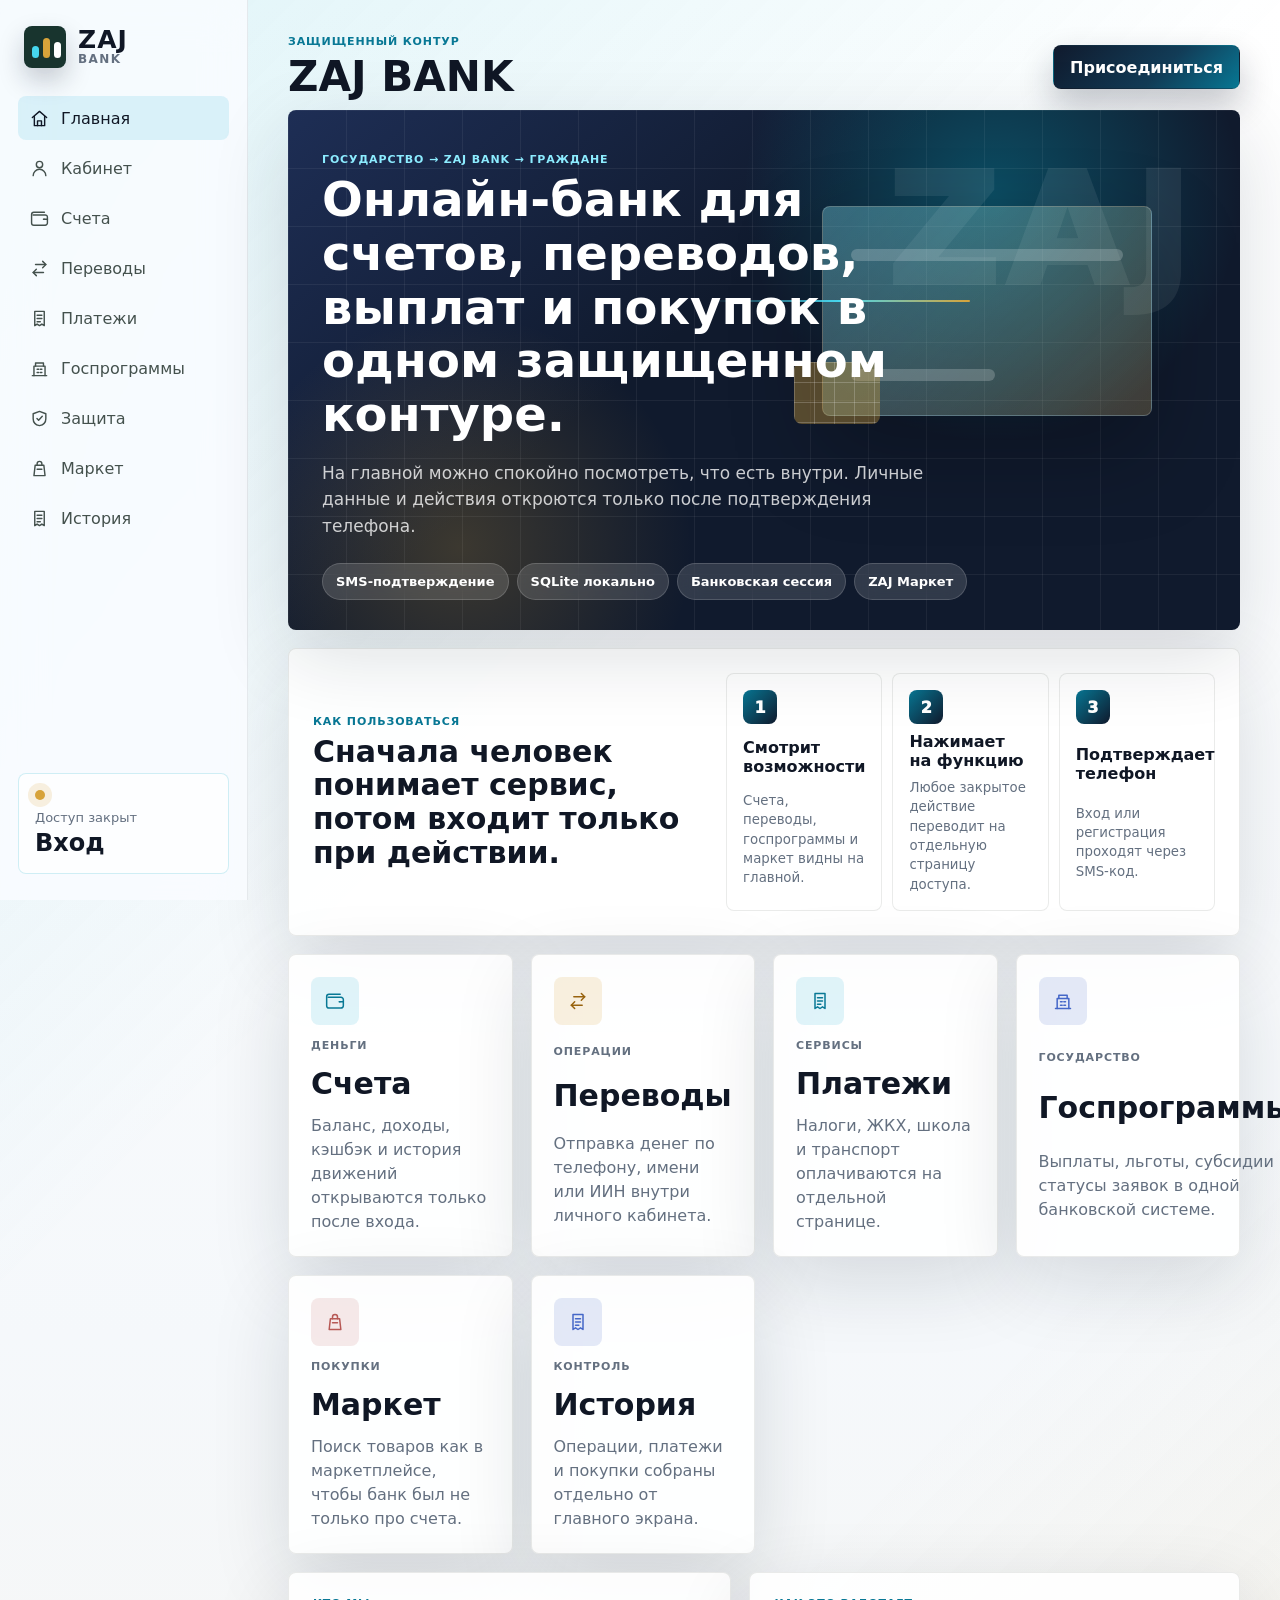
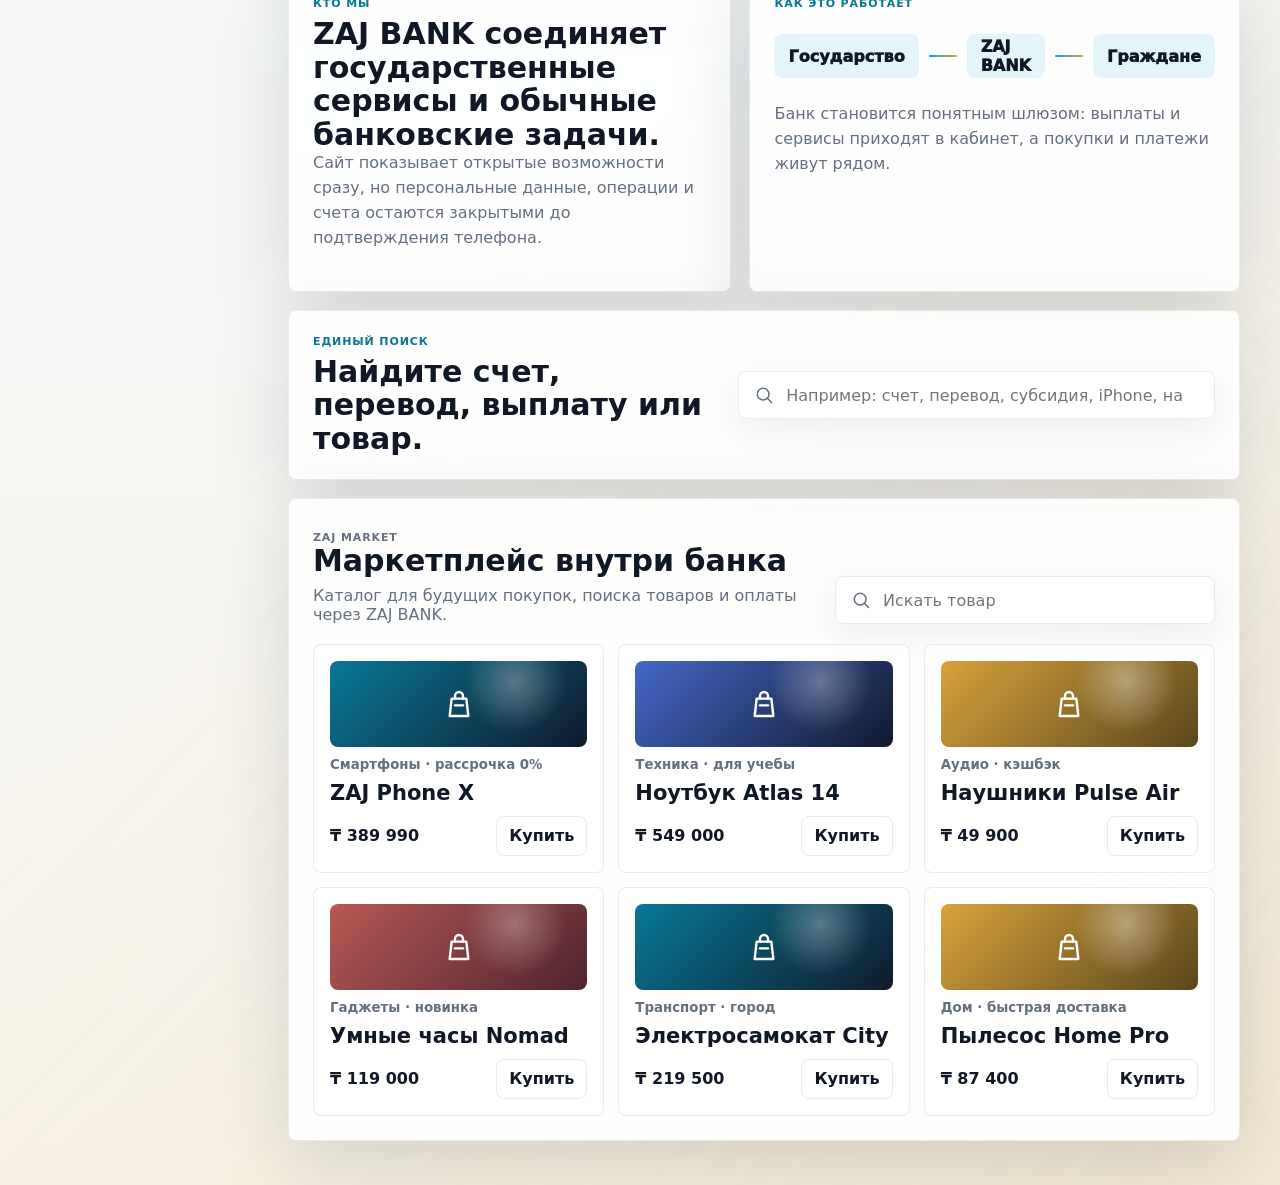
<file: index.html>
<!doctype html>
<html lang="ru">
  <head>
    <meta charset="UTF-8" />
    <meta name="viewport" content="width=device-width, initial-scale=1.0" />
    <title>ZAJ BANK — защищенный онлайн-банк</title>
    <meta
      name="description"
      content="ZAJ BANK — онлайн-банк с личным кабинетом, счетами, переводами и государственными выплатами."
    />
    <link rel="stylesheet" href="styles.css" />
  </head>
  <body class="is-locked" data-page="home">
    <div class="app-shell">
      <aside class="sidebar" aria-label="Основная навигация">
        <a class="brand" href="index.html" aria-label="ZAJ BANK">
          <span class="brand-mark" aria-hidden="true">
            <span></span>
            <span></span>
            <span></span>
          </span>
          <span>
            <strong>ZAJ</strong>
            <small>BANK</small>
          </span>
        </a>

        <nav class="nav-list">
          <a class="nav-item is-active" href="#about">
            <svg><use href="icons.svg#icon-home"></use></svg>
            <span>Главная</span>
          </a>
          <button class="nav-item" type="button" data-private-link="dashboard.html">
            <svg><use href="icons.svg#icon-user"></use></svg>
            <span>Кабинет</span>
          </button>
          <button class="nav-item" type="button" data-private-link="accounts.html">
            <svg><use href="icons.svg#icon-wallet"></use></svg>
            <span>Счета</span>
          </button>
          <button class="nav-item" type="button" data-private-link="transfer.html">
            <svg><use href="icons.svg#icon-transfer"></use></svg>
            <span>Переводы</span>
          </button>
          <button class="nav-item" type="button" data-private-link="payments.html">
            <svg><use href="icons.svg#icon-receipt"></use></svg>
            <span>Платежи</span>
          </button>
          <button class="nav-item" type="button" data-private-link="programs.html">
            <svg><use href="icons.svg#icon-building"></use></svg>
            <span>Госпрограммы</span>
          </button>
          <button class="nav-item" type="button" data-private-link="security.html">
            <svg><use href="icons.svg#icon-shield"></use></svg>
            <span>Защита</span>
          </button>
          <button class="nav-item" type="button" data-scroll-target="#market">
            <svg><use href="icons.svg#icon-market"></use></svg>
            <span>Маркет</span>
          </button>
          <button class="nav-item" type="button" data-private-link="history.html">
            <svg><use href="icons.svg#icon-receipt"></use></svg>
            <span>История</span>
          </button>
        </nav>

        <section class="sidebar-status" aria-label="Статус доступа">
          <span class="status-dot"></span>
          <p>Доступ закрыт</p>
          <strong>Вход</strong>
        </section>
      </aside>

      <main class="workspace">
        <header class="topbar home-topbar">
          <div class="page-heading">
            <p class="eyebrow">защищенный контур</p>
            <h1>ZAJ BANK</h1>
          </div>

          <div class="top-actions">
            <a class="text-button is-strong" href="login.html?mode=register">Присоединиться</a>
          </div>
        </header>

        <section class="home-stack">
          <article class="home-hero panel-dark" id="about">
            <div class="brand-visual" aria-hidden="true">
              <span class="brand-visual-card"></span>
              <span class="brand-visual-line"></span>
              <span class="brand-visual-chip"></span>
            </div>
            <div class="auth-hero-copy">
              <p class="eyebrow">государство → zaj bank → граждане</p>
              <h2>Онлайн-банк для счетов, переводов, выплат и покупок в одном защищенном контуре.</h2>
              <p class="hero-subcopy">
                На главной можно спокойно посмотреть, что есть внутри. Личные данные и действия
                откроются только после подтверждения телефона.
              </p>
              <div class="trust-strip" aria-label="Ключевые принципы">
                <span>SMS-подтверждение</span>
                <span>SQLite локально</span>
                <span>Банковская сессия</span>
                <span>ZAJ Маркет</span>
              </div>
            </div>
          </article>

          <section class="walkthrough panel" aria-label="Как работает ZAJ BANK">
            <div>
              <p class="eyebrow">как пользоваться</p>
              <h2>Сначала человек понимает сервис, потом входит только при действии.</h2>
            </div>
            <ol class="walkthrough-list">
              <li>
                <span>1</span>
                <strong>Смотрит возможности</strong>
                <small>Счета, переводы, госпрограммы и маркет видны на главной.</small>
              </li>
              <li>
                <span>2</span>
                <strong>Нажимает на функцию</strong>
                <small>Любое закрытое действие переводит на отдельную страницу доступа.</small>
              </li>
              <li>
                <span>3</span>
                <strong>Подтверждает телефон</strong>
                <small>Вход или регистрация проходят через SMS-код.</small>
              </li>
            </ol>
          </section>

          <section class="feature-grid" aria-label="Функции ZAJ BANK">
            <article class="feature-card panel" data-private-link="accounts.html">
              <span class="feature-icon"><svg><use href="icons.svg#icon-wallet"></use></svg></span>
              <p class="eyebrow">деньги</p>
              <h2>Счета</h2>
              <p>Баланс, доходы, кэшбэк и история движений открываются только после входа.</p>
            </article>
            <article class="feature-card panel" data-private-link="transfer.html">
              <span class="feature-icon amber"><svg><use href="icons.svg#icon-transfer"></use></svg></span>
              <p class="eyebrow">операции</p>
              <h2>Переводы</h2>
              <p>Отправка денег по телефону, имени или ИИН внутри личного кабинета.</p>
            </article>
            <article class="feature-card panel" data-private-link="payments.html">
              <span class="feature-icon"><svg><use href="icons.svg#icon-receipt"></use></svg></span>
              <p class="eyebrow">сервисы</p>
              <h2>Платежи</h2>
              <p>Налоги, ЖКХ, школа и транспорт оплачиваются на отдельной странице.</p>
            </article>
            <article class="feature-card panel" data-private-link="programs.html">
              <span class="feature-icon blue"><svg><use href="icons.svg#icon-building"></use></svg></span>
              <p class="eyebrow">государство</p>
              <h2>Госпрограммы</h2>
              <p>Выплаты, льготы, субсидии и статусы заявок в одной банковской системе.</p>
            </article>
            <article class="feature-card panel" data-scroll-target="#market">
              <span class="feature-icon clay"><svg><use href="icons.svg#icon-market"></use></svg></span>
              <p class="eyebrow">покупки</p>
              <h2>Маркет</h2>
              <p>Поиск товаров как в маркетплейсе, чтобы банк был не только про счета.</p>
            </article>
            <article class="feature-card panel" data-private-link="history.html">
              <span class="feature-icon blue"><svg><use href="icons.svg#icon-receipt"></use></svg></span>
              <p class="eyebrow">контроль</p>
              <h2>История</h2>
              <p>Операции, платежи и покупки собраны отдельно от главного экрана.</p>
            </article>
          </section>

          <section class="about-grid">
            <article class="panel panel-pad">
              <p class="eyebrow">кто мы</p>
              <h2>ZAJ BANK соединяет государственные сервисы и обычные банковские задачи.</h2>
              <p class="muted-copy">
                Сайт показывает открытые возможности сразу, но персональные данные, операции и счета
                остаются закрытыми до подтверждения телефона.
              </p>
            </article>
            <article class="panel panel-pad">
              <p class="eyebrow">как это работает</p>
              <div class="flow-line" aria-label="Маршрут сервиса">
                <span>Государство</span>
                <b></b>
                <span>ZAJ BANK</span>
                <b></b>
                <span>Граждане</span>
              </div>
              <p class="muted-copy">
                Банк становится понятным шлюзом: выплаты и сервисы приходят в кабинет,
                а покупки и платежи живут рядом.
              </p>
            </article>
          </section>

          <section class="public-search panel" aria-label="Поиск по ZAJ BANK">
            <div>
              <p class="eyebrow">единый поиск</p>
              <h2>Найдите счет, перевод, выплату или товар.</h2>
            </div>
            <form class="search" role="search" id="searchForm">
              <svg><use href="icons.svg#icon-search"></use></svg>
              <label class="sr-only" for="searchInput">Поиск по сервисам и товарам</label>
              <input id="searchInput" type="search" placeholder="Например: счет, перевод, субсидия, iPhone, наушники" />
            </form>
          </section>

          <section class="market-section panel" id="market">
            <div class="market-head">
              <div>
                <p class="eyebrow">zaj market</p>
                <h2>Маркетплейс внутри банка</h2>
                <p>Каталог для будущих покупок, поиска товаров и оплаты через ZAJ BANK.</p>
              </div>
              <form class="search market-search" role="search" id="marketSearchForm">
                <svg><use href="icons.svg#icon-search"></use></svg>
                <label class="sr-only" for="marketSearchInput">Поиск товаров</label>
                <input id="marketSearchInput" type="search" placeholder="Искать товар" />
              </form>
            </div>
            <div class="market-grid" id="marketGrid" aria-live="polite"></div>
          </section>
        </section>
      </main>
    </div>

    <div class="toast" role="status" aria-live="polite"></div>
    <script type="module" src="script.js"></script>
  </body>
</html>
</file>
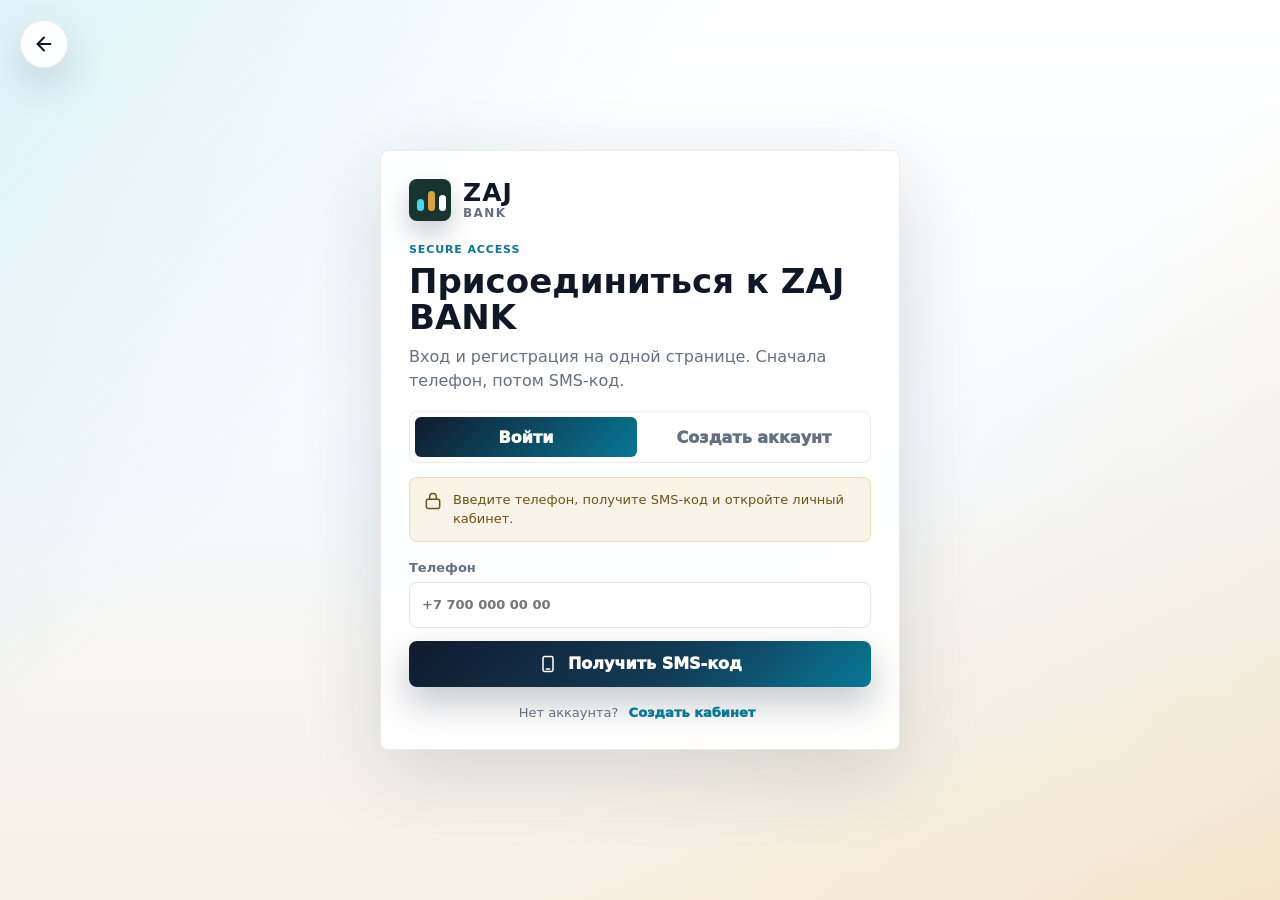
<file: login.html>
<!doctype html>
<html lang="ru">
  <head>
    <meta charset="UTF-8" />
    <meta name="viewport" content="width=device-width, initial-scale=1.0" />
    <title>Присоединиться — ZAJ BANK</title>
    <link rel="stylesheet" href="styles.css" />
  </head>
  <body class="has-back-button" data-page="login">
    <button class="back-button" type="button" data-back-button data-back-fallback="index.html" aria-label="Назад">
      <svg viewBox="0 0 24 24" aria-hidden="true"><path d="M19 12H5"></path><path d="m12 5-7 7 7 7"></path></svg>
    </button>
    <main class="auth-page auth-centered">
      <section class="auth-card auth-card-centered panel">
        <a class="brand auth-brand" href="index.html" aria-label="ZAJ BANK">
          <span class="brand-mark" aria-hidden="true">
            <span></span>
            <span></span>
            <span></span>
          </span>
          <span>
            <strong>ZAJ</strong>
            <small>BANK</small>
          </span>
        </a>

        <div class="auth-title">
          <p class="eyebrow">secure access</p>
          <h1>Присоединиться к ZAJ BANK</h1>
          <p>Вход и регистрация на одной странице. Сначала телефон, потом SMS-код.</p>
        </div>

        <div class="auth-tabs" aria-label="Выберите действие">
          <button class="is-active" type="button" data-auth-tab="login">Войти</button>
          <button type="button" data-auth-tab="register">Создать аккаунт</button>
        </div>

        <div class="auth-intent" data-auth-intent>
          <svg><use href="icons.svg#icon-lock"></use></svg>
          <span>Введите телефон, получите SMS-код и откройте личный кабинет.</span>
        </div>

        <form class="auth-form is-active" id="loginForm">
          <label>
            Телефон
            <input name="phone" type="tel" placeholder="+7 700 000 00 00" autocomplete="tel" required />
          </label>
          <div class="sms-step" id="loginSmsStep" hidden>
            <label>
              SMS-код
              <input name="smsCode" type="text" inputmode="numeric" maxlength="6" placeholder="6 цифр" autocomplete="one-time-code" />
            </label>
            <p data-login-sms-hint>Код придет на номер аккаунта.</p>
          </div>
          <button class="primary-button" id="loginSubmit" type="submit">
            <svg><use href="icons.svg#icon-phone"></use></svg>
            Получить SMS-код
          </button>
          <p class="auth-alt">
            Нет аккаунта?
            <button type="button" data-auth-switch="register">Создать кабинет</button>
          </p>
        </form>

        <form class="auth-form" id="registerForm">
          <label>
            Имя
            <input name="name" type="text" placeholder="Айдар" autocomplete="given-name" required />
          </label>
          <label>
            Телефон
            <input name="phone" type="tel" placeholder="+7 700 000 00 00" autocomplete="tel" required />
          </label>
          <div class="sms-step" id="registerSmsStep" hidden>
            <label>
              SMS-код
              <input name="smsCode" type="text" inputmode="numeric" maxlength="6" placeholder="6 цифр" autocomplete="one-time-code" />
            </label>
            <p data-sms-hint>Код придет на указанный номер.</p>
          </div>
          <button class="primary-button" id="registerSubmit" type="submit">
            <svg><use href="icons.svg#icon-check"></use></svg>
            Получить SMS-код
          </button>
          <p class="auth-alt">
            Уже есть аккаунт?
            <button type="button" data-auth-switch="login">Войти</button>
          </p>
        </form>
      </section>
    </main>

    <div class="toast" role="status" aria-live="polite"></div>
    <script type="module" src="script.js"></script>
  </body>
</html>
</file>
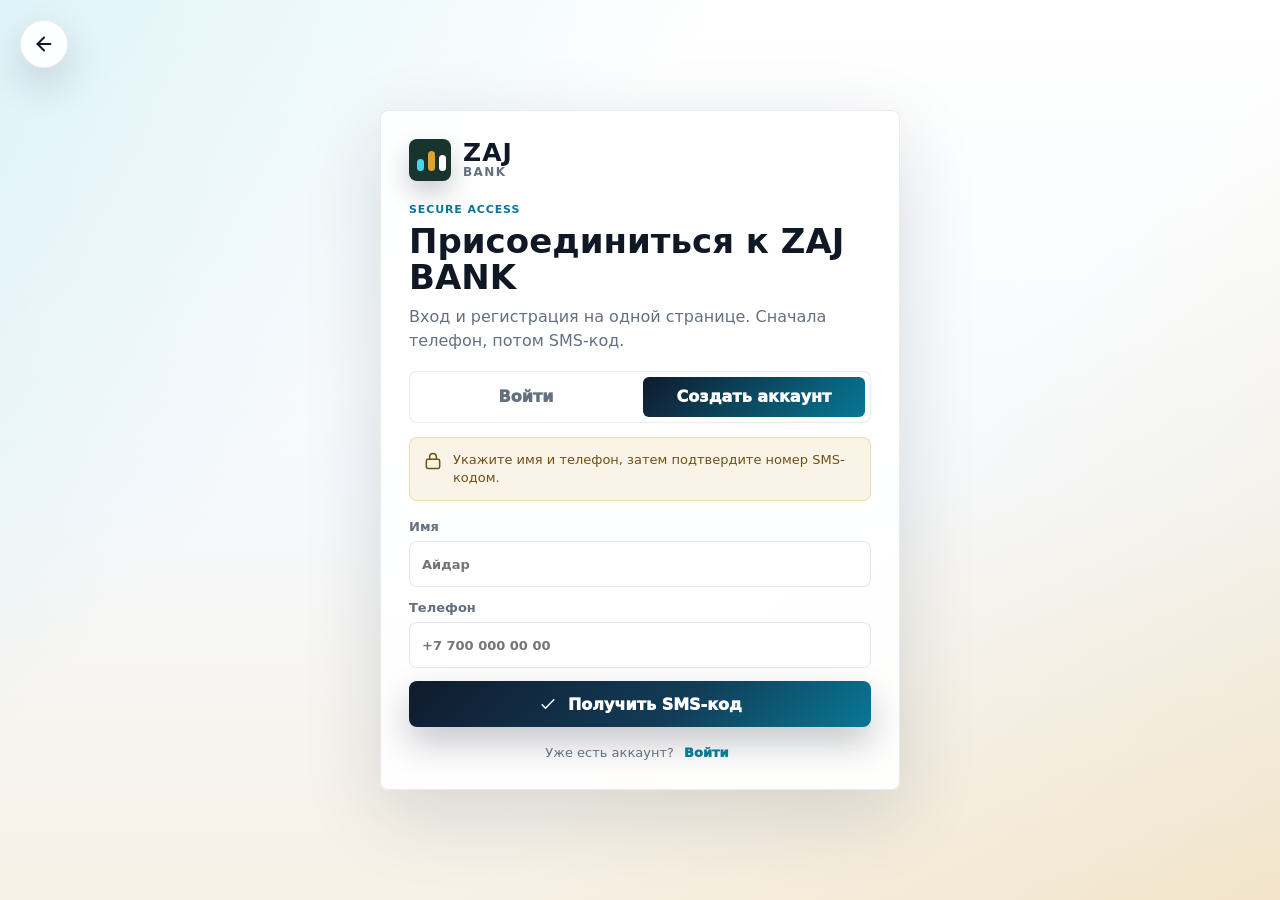
<file: register.html>
<!doctype html>
<html lang="ru">
  <head>
    <meta charset="UTF-8" />
    <meta name="viewport" content="width=device-width, initial-scale=1.0" />
    <meta http-equiv="refresh" content="0; url=login.html?mode=register" />
    <title>Регистрация — ZAJ BANK</title>
    <link rel="stylesheet" href="styles.css" />
  </head>
  <body class="has-back-button" data-page="register">
    <button class="back-button" type="button" data-back-button data-back-fallback="index.html" aria-label="Назад">
      <svg viewBox="0 0 24 24" aria-hidden="true"><path d="M19 12H5"></path><path d="m12 5-7 7 7 7"></path></svg>
    </button>
    <main class="auth-page auth-redirect">
      <section class="auth-card panel">
        <a class="brand auth-brand" href="index.html" aria-label="ZAJ BANK">
          <span class="brand-mark" aria-hidden="true"><span></span><span></span><span></span></span>
          <span><strong>ZAJ</strong><small>BANK</small></span>
        </a>
        <p class="eyebrow">единая страница</p>
        <h1>Регистрация открывается вместе со входом</h1>
        <p class="muted-copy">Сейчас вы будете перенаправлены на страницу входа и создания аккаунта.</p>
        <a class="primary-button" href="login.html?mode=register">
          <svg><use href="icons.svg#icon-check"></use></svg>
          Открыть регистрацию
        </a>
      </section>
    </main>
    <script>
      const next = new URLSearchParams(location.search).get("next");
      const target = new URL("login.html", location.href);
      target.searchParams.set("mode", "register");
      if (next) target.searchParams.set("next", next);
      location.replace(`${target.pathname.split("/").pop()}${target.search}`);
    </script>
  </body>
</html>
</file>
<file: styles.css>
:root {
  color-scheme: light;
  --ink: #101725;
  --muted: #647080;
  --line: #dbe3ea;
  --paper: #f7f9fc;
  --panel: rgba(255, 255, 255, 0.9);
  --panel-solid: #ffffff;
  --mist: #eef6fb;
  --cyan: #00a7c8;
  --cyan-dark: #087895;
  --gold: #d7a33a;
  --gold-soft: #fff0c9;
  --clay: #b75855;
  --blue: #4567c8;
  --navy: #101a2d;
  --navy-2: #172943;
  --shadow: 0 24px 80px rgba(16, 26, 45, 0.14);
  --radius: 8px;
  --sidebar: 248px;
}

* {
  box-sizing: border-box;
}

html {
  scroll-behavior: smooth;
}

body {
  min-width: 1180px;
  min-height: 100vh;
  margin: 0;
  color: var(--ink);
  background:
    linear-gradient(135deg, rgba(0, 167, 200, 0.13), transparent 32%),
    linear-gradient(315deg, rgba(215, 163, 58, 0.14), transparent 42%),
    linear-gradient(180deg, #ffffff, #f5f8fb 48%, #f8f4eb);
  font-family:
    Inter, ui-sans-serif, system-ui, -apple-system, BlinkMacSystemFont, "Segoe UI",
    sans-serif;
  letter-spacing: 0;
}

button,
input,
select {
  font: inherit;
}

button {
  cursor: pointer;
}

a {
  color: inherit;
  text-decoration: none;
}

svg {
  display: block;
  width: 20px;
  height: 20px;
  fill: none;
  stroke: currentColor;
  stroke-linecap: round;
  stroke-linejoin: round;
  stroke-width: 1.8;
}

.icon-sprite,
.sr-only {
  position: absolute;
  width: 1px;
  height: 1px;
  overflow: hidden;
  clip: rect(0, 0, 0, 0);
  white-space: nowrap;
}

.app-shell {
  display: grid;
  grid-template-columns: var(--sidebar) minmax(0, 1fr);
  min-height: 100vh;
}

.sidebar {
  position: sticky;
  top: 0;
  display: flex;
  flex-direction: column;
  gap: 28px;
  height: 100vh;
  padding: 26px 18px;
  border-right: 1px solid rgba(24, 33, 31, 0.08);
  background: rgba(250, 252, 255, 0.86);
  backdrop-filter: blur(22px);
}

.brand {
  display: flex;
  align-items: center;
  gap: 12px;
  width: 100%;
  padding: 0 6px;
  border: 0;
  color: inherit;
  background: transparent;
  text-align: left;
}

.brand-mark {
  display: grid;
  grid-template-columns: repeat(3, 7px);
  align-items: end;
  gap: 4px;
  width: 42px;
  height: 42px;
  padding: 10px 8px;
  border-radius: var(--radius);
  color: white;
  background: #18342e;
  box-shadow: 0 12px 26px rgba(16, 26, 45, 0.22);
}

.brand-mark span {
  display: block;
  border-radius: 999px;
  background: currentColor;
}

.brand-mark span:nth-child(1) {
  height: 12px;
  background: #46d6ee;
}

.brand-mark span:nth-child(2) {
  height: 20px;
  background: #d7a33a;
}

.brand-mark span:nth-child(3) {
  height: 16px;
  background: #ffffff;
}

.brand strong,
.brand small {
  display: block;
}

.brand strong {
  font-size: 25px;
  line-height: 0.98;
  letter-spacing: 0.04em;
}

.brand small {
  color: var(--muted);
  font-size: 12px;
  font-weight: 900;
  letter-spacing: 0.12em;
}

.nav-list {
  display: grid;
  gap: 6px;
}

.nav-item {
  display: flex;
  align-items: center;
  gap: 12px;
  min-height: 44px;
  width: 100%;
  padding: 0 12px;
  border: 0;
  border-radius: var(--radius);
  color: #44514d;
  background: transparent;
  text-align: left;
}

.nav-item:hover,
.nav-item.is-active {
  color: var(--ink);
  background: rgba(0, 167, 200, 0.12);
}

.nav-item svg {
  width: 19px;
  height: 19px;
}

.sidebar-status {
  margin-top: auto;
  padding: 16px;
  border: 1px solid rgba(0, 167, 200, 0.18);
  border-radius: var(--radius);
  background: rgba(255, 255, 255, 0.68);
}

.sidebar-status p {
  margin: 10px 0 4px;
  color: var(--muted);
  font-size: 13px;
}

.sidebar-status strong {
  font-size: 24px;
}

.status-dot {
  display: block;
  width: 10px;
  height: 10px;
  border-radius: 50%;
  background: var(--gold);
  box-shadow: 0 0 0 7px rgba(215, 163, 58, 0.16);
}

.is-authenticated .status-dot {
  background: var(--cyan);
  box-shadow: 0 0 0 7px rgba(0, 167, 200, 0.14);
}

.workspace {
  width: min(100%, 1510px);
  margin: 0 auto;
  padding: 24px 40px 44px;
}

.topbar {
  display: grid;
  grid-template-columns: 260px minmax(420px, 1fr) auto;
  align-items: center;
  gap: 20px;
  min-height: 86px;
}

.home-topbar {
  grid-template-columns: minmax(0, 1fr) auto;
}

.page-heading h1,
.route-title {
  margin: 0;
  font-size: 42px;
  line-height: 1.03;
  letter-spacing: 0;
}

.eyebrow {
  margin: 0 0 7px;
  color: var(--cyan-dark);
  font-size: 11px;
  font-weight: 900;
  letter-spacing: 0.08em;
  text-transform: uppercase;
}

h2,
h3,
p {
  margin-top: 0;
}

h2 {
  margin-bottom: 0;
  font-size: 30px;
  line-height: 1.12;
  letter-spacing: 0;
}

h3 {
  margin-bottom: 0;
  font-size: 21px;
  line-height: 1.14;
}

.search {
  display: flex;
  align-items: center;
  gap: 10px;
  min-height: 48px;
  padding: 0 15px;
  border: 1px solid rgba(24, 33, 31, 0.09);
  border-radius: var(--radius);
  background: rgba(255, 255, 255, 0.82);
  box-shadow: 0 12px 35px rgba(34, 54, 46, 0.07);
}

.search svg {
  flex: 0 0 auto;
  color: var(--muted);
}

.search input {
  width: 100%;
  min-width: 0;
  border: 0;
  outline: 0;
  color: var(--ink);
  background: transparent;
}

.top-actions {
  display: flex;
  align-items: center;
  gap: 8px;
}

.back-button {
  position: fixed;
  top: 20px;
  left: 20px;
  z-index: 20;
  display: grid;
  place-items: center;
  width: 48px;
  height: 48px;
  border: 1px solid rgba(16, 26, 45, 0.08);
  border-radius: 50%;
  color: var(--navy);
  background: rgba(255, 255, 255, 0.94);
  box-shadow: 0 16px 38px rgba(16, 26, 45, 0.16);
  backdrop-filter: blur(14px);
  transition:
    transform 160ms ease,
    box-shadow 160ms ease,
    border-color 160ms ease;
}

.back-button:hover {
  transform: translateY(-1px);
  border-color: rgba(0, 167, 200, 0.35);
  box-shadow: 0 20px 42px rgba(16, 26, 45, 0.2);
}

.back-button svg {
  width: 22px;
  height: 22px;
  stroke-width: 2.2;
}

.has-back-button .sidebar {
  padding-top: 84px;
}

.icon-button,
.profile-button,
.text-button,
.ghost-button {
  display: inline-grid;
  place-items: center;
  border: 1px solid rgba(24, 33, 31, 0.09);
  border-radius: var(--radius);
  color: var(--ink);
  background: rgba(255, 255, 255, 0.84);
  transition:
    transform 160ms ease,
    background 160ms ease,
    border-color 160ms ease;
}

.icon-button,
.profile-button {
  width: 44px;
  height: 44px;
}

.text-button,
.ghost-button {
  min-height: 44px;
  padding: 0 16px;
  font-weight: 900;
}

.text-button.is-strong,
.primary-button {
  color: white;
  background: linear-gradient(135deg, var(--navy), #123c57 58%, var(--cyan-dark));
  box-shadow: 0 16px 34px rgba(16, 26, 45, 0.24);
}

.icon-button:hover,
.profile-button:hover,
.text-button:hover,
.ghost-button:hover,
.service-tile:hover,
.account-card:hover {
  transform: translateY(-1px);
  border-color: rgba(0, 167, 200, 0.36);
}

.profile-button span {
  display: grid;
  place-items: center;
  width: 30px;
  height: 30px;
  border-radius: 50%;
  color: white;
  background: var(--clay);
  font-weight: 900;
}

.private-only {
  display: none;
}

.is-authenticated .private-only {
  display: inline-grid;
}

.is-authenticated .auth-only,
.is-authenticated .auth-screen {
  display: none;
}

.panel,
.panel-dark {
  border-radius: var(--radius);
  box-shadow: var(--shadow);
}

.panel {
  border: 1px solid rgba(24, 33, 31, 0.09);
  background: var(--panel);
}

.panel-dark {
  color: white;
  background:
    radial-gradient(circle at 74% 16%, rgba(0, 207, 236, 0.28), transparent 30%),
    radial-gradient(circle at 18% 84%, rgba(215, 163, 58, 0.22), transparent 26%),
    linear-gradient(140deg, rgba(69, 103, 200, 0.26), transparent 42%),
    var(--navy);
}

.auth-screen {
  display: grid;
  grid-template-columns: minmax(0, 1fr) 430px;
  gap: 18px;
  min-height: calc(100vh - 142px);
}

.home-stack {
  display: grid;
  gap: 18px;
}

.public-screen,
.auth-page {
  display: grid;
  gap: 18px;
}

.public-screen {
  grid-template-columns: minmax(0, 1fr) 430px;
  min-height: calc(100vh - 142px);
}

.auth-page {
  grid-template-columns: minmax(0, 1fr) 440px;
  min-height: 100vh;
  padding: 24px;
}

.auth-centered {
  grid-template-columns: minmax(430px, 520px);
  place-content: center;
  background:
    linear-gradient(135deg, rgba(0, 167, 200, 0.13), transparent 34%),
    linear-gradient(315deg, rgba(215, 163, 58, 0.16), transparent 38%),
    linear-gradient(180deg, #ffffff, #f6f9fc 54%, #f7f1e6);
}

.auth-redirect {
  grid-template-columns: minmax(430px, 560px);
  place-content: center;
}

.auth-hero {
  position: relative;
  min-height: 620px;
  overflow: hidden;
}

.home-hero {
  position: relative;
  min-height: 520px;
  overflow: hidden;
}

.brand-visual {
  position: absolute;
  inset: 0;
  overflow: hidden;
  background:
    linear-gradient(90deg, rgba(255, 255, 255, 0.06) 1px, transparent 1px),
    linear-gradient(180deg, rgba(255, 255, 255, 0.06) 1px, transparent 1px);
  background-size: 58px 58px;
}

.brand-visual::before {
  content: "ZAJ";
  position: absolute;
  top: 34px;
  right: 42px;
  color: rgba(255, 255, 255, 0.08);
  font-size: 152px;
  font-weight: 950;
  letter-spacing: 0.06em;
}

.brand-visual-card,
.brand-visual-line,
.brand-visual-chip {
  position: absolute;
  display: block;
  border-radius: var(--radius);
}

.brand-visual-card {
  top: 96px;
  right: 88px;
  width: 330px;
  height: 210px;
  border: 1px solid rgba(255, 255, 255, 0.19);
  background:
    linear-gradient(135deg, rgba(255, 255, 255, 0.18), rgba(255, 255, 255, 0.04)),
    linear-gradient(135deg, rgba(0, 167, 200, 0.24), rgba(215, 163, 58, 0.2));
  box-shadow: 0 36px 90px rgba(0, 0, 0, 0.26);
}

.brand-visual-card::before,
.brand-visual-card::after {
  content: "";
  position: absolute;
  left: 28px;
  right: 28px;
  height: 12px;
  border-radius: 999px;
  background: rgba(255, 255, 255, 0.2);
}

.brand-visual-card::before {
  top: 42px;
}

.brand-visual-card::after {
  bottom: 34px;
  width: 44%;
  right: auto;
}

.brand-visual-line {
  top: 190px;
  right: 270px;
  width: 260px;
  height: 2px;
  background: linear-gradient(90deg, transparent, #46d6ee, #d7a33a);
}

.brand-visual-chip {
  top: 252px;
  right: 360px;
  width: 86px;
  height: 62px;
  background:
    linear-gradient(90deg, rgba(255, 255, 255, 0.2) 1px, transparent 1px),
    linear-gradient(180deg, rgba(255, 255, 255, 0.2) 1px, transparent 1px),
    rgba(215, 163, 58, 0.36);
  background-size: 20px 20px;
}

.brand-visual.is-compact {
  opacity: 0.8;
}

.brand-visual.is-compact::before {
  top: 22px;
  right: 22px;
  font-size: 94px;
}

.brand-visual.is-compact .brand-visual-card {
  top: 96px;
  right: 34px;
  width: 230px;
  height: 145px;
}

.brand-visual.is-compact .brand-visual-line {
  top: 166px;
  right: 188px;
  width: 190px;
}

.brand-visual.is-compact .brand-visual-chip {
  top: 212px;
  right: 248px;
  width: 64px;
  height: 48px;
}

.auth-hero-copy {
  position: absolute;
  left: 34px;
  right: 34px;
  bottom: 30px;
  z-index: 1;
  max-width: 760px;
}

.auth-hero-copy .eyebrow {
  color: #8cecff;
}

.auth-hero-copy h2 {
  max-width: 680px;
  font-size: 48px;
}

.hero-subcopy {
  max-width: 640px;
  margin: 18px 0 0;
  color: rgba(255, 255, 255, 0.78);
  font-size: 17px;
  line-height: 1.55;
}

.auth-hero-copy h1 {
  max-width: 680px;
  margin: 0;
  font-size: 54px;
  line-height: 1.04;
}

.trust-strip {
  display: flex;
  flex-wrap: wrap;
  gap: 8px;
  margin-top: 24px;
}

.trust-strip span {
  padding: 10px 13px;
  border: 1px solid rgba(255, 255, 255, 0.16);
  border-radius: 999px;
  background: rgba(255, 255, 255, 0.14);
  font-size: 13px;
  font-weight: 900;
  backdrop-filter: blur(12px);
}

.auth-card {
  align-self: start;
  padding: 24px;
}

.auth-card-centered {
  align-self: center;
  width: 100%;
  padding: 28px;
}

.auth-page .auth-card {
  align-self: center;
}

.auth-brand {
  margin-bottom: 22px;
  padding: 0;
}

.auth-title {
  margin-bottom: 18px;
}

.auth-title h1 {
  margin: 0;
  font-size: 34px;
  line-height: 1.06;
}

.auth-title p:last-child {
  margin: 10px 0 0;
  color: var(--muted);
  line-height: 1.5;
}

.public-card {
  align-self: start;
  padding: 24px;
}

.public-card p {
  color: var(--muted);
  line-height: 1.55;
}

.public-actions {
  display: flex;
  align-items: center;
  gap: 10px;
  margin-top: 22px;
}

.walkthrough {
  display: grid;
  grid-template-columns: minmax(0, 0.8fr) minmax(0, 1fr);
  align-items: center;
  gap: 22px;
  padding: 24px;
}

.walkthrough h2 {
  max-width: 620px;
}

.walkthrough-list {
  display: grid;
  grid-template-columns: repeat(3, minmax(0, 1fr));
  gap: 10px;
  margin: 0;
  padding: 0;
  list-style: none;
}

.walkthrough-list li {
  display: grid;
  gap: 8px;
  min-height: 150px;
  padding: 16px;
  border: 1px solid rgba(24, 33, 31, 0.09);
  border-radius: var(--radius);
  background: rgba(255, 255, 255, 0.68);
}

.walkthrough-list span {
  display: grid;
  place-items: center;
  width: 34px;
  height: 34px;
  border-radius: var(--radius);
  color: white;
  background: linear-gradient(135deg, var(--cyan-dark), var(--navy));
  font-weight: 950;
}

.walkthrough-list strong {
  font-size: 16px;
}

.walkthrough-list small {
  color: var(--muted);
  line-height: 1.45;
}

.feature-grid,
.about-grid {
  display: grid;
  gap: 18px;
}

.feature-grid {
  grid-template-columns: repeat(4, minmax(0, 1fr));
}

.function-grid {
  display: grid;
  grid-template-columns: repeat(4, minmax(0, 1fr));
  gap: 14px;
}

.function-card {
  display: grid;
  gap: 12px;
  min-height: 170px;
  padding: 18px;
  transition:
    transform 160ms ease,
    border-color 160ms ease,
    background 160ms ease;
}

.function-card:hover {
  transform: translateY(-2px);
  border-color: rgba(0, 167, 200, 0.34);
  background: rgba(255, 255, 255, 0.96);
}

.function-card strong {
  font-size: 18px;
}

.function-card small {
  color: var(--muted);
  line-height: 1.45;
}

.about-grid {
  grid-template-columns: 1.1fr 0.9fr;
}

.feature-card {
  display: grid;
  gap: 13px;
  min-height: 235px;
  padding: 22px;
  cursor: pointer;
  transition:
    transform 160ms ease,
    border-color 160ms ease,
    background 160ms ease;
}

.feature-card:hover {
  transform: translateY(-2px);
  border-color: rgba(0, 167, 200, 0.34);
  background: rgba(255, 255, 255, 0.96);
}

.feature-card p {
  margin-bottom: 0;
  color: var(--muted);
  line-height: 1.5;
}

.feature-icon {
  display: grid;
  place-items: center;
  width: 48px;
  height: 48px;
  border-radius: var(--radius);
  color: var(--cyan-dark);
  background: rgba(0, 167, 200, 0.12);
}

.feature-icon.amber {
  color: #98630e;
  background: rgba(215, 163, 58, 0.16);
}

.feature-icon.blue {
  color: var(--blue);
  background: rgba(69, 103, 200, 0.14);
}

.feature-icon.clay {
  color: var(--clay);
  background: rgba(183, 88, 85, 0.13);
}

.muted-copy {
  color: var(--muted);
  line-height: 1.55;
}

.flow-line {
  display: grid;
  grid-template-columns: auto minmax(28px, 1fr) auto minmax(28px, 1fr) auto;
  align-items: center;
  gap: 10px;
  margin: 24px 0;
}

.flow-line span {
  display: grid;
  place-items: center;
  min-height: 44px;
  padding: 0 14px;
  border-radius: var(--radius);
  color: var(--ink);
  background: rgba(0, 167, 200, 0.1);
  font-weight: 950;
}

.flow-line b {
  display: block;
  height: 2px;
  border-radius: 999px;
  background: linear-gradient(90deg, var(--cyan), var(--gold));
}

.public-search {
  display: grid;
  grid-template-columns: minmax(0, 0.85fr) minmax(440px, 1fr);
  align-items: center;
  gap: 20px;
  padding: 24px;
}

.public-search h2 {
  max-width: 640px;
}

.market-section {
  padding: 24px;
}

.market-head {
  display: grid;
  grid-template-columns: minmax(0, 1fr) minmax(380px, 0.55fr);
  align-items: end;
  gap: 24px;
  margin-bottom: 20px;
}

.market-head p {
  margin: 8px 0 0;
  color: var(--muted);
}

.market-grid {
  display: grid;
  grid-template-columns: repeat(3, minmax(0, 1fr));
  gap: 14px;
}

.market-grid.is-private {
  margin-bottom: 18px;
}

.market-paybar {
  display: grid;
  grid-template-columns: minmax(0, 1fr) minmax(320px, 0.44fr);
  align-items: end;
  gap: 18px;
}

.market-paybar label {
  display: grid;
  gap: 7px;
  color: var(--muted);
  font-size: 13px;
  font-weight: 900;
}

.market-paybar select {
  min-height: 46px;
  width: 100%;
  border: 1px solid rgba(24, 33, 31, 0.11);
  border-radius: var(--radius);
  outline: 0;
  padding: 0 12px;
  color: var(--ink);
  background: rgba(255, 255, 255, 0.92);
}

.market-card,
.market-empty {
  display: grid;
  gap: 10px;
  min-height: 210px;
  padding: 16px;
  border: 1px solid rgba(24, 33, 31, 0.09);
  border-radius: var(--radius);
  background: rgba(255, 255, 255, 0.74);
}

.market-card.is-selected {
  border-color: rgba(215, 163, 58, 0.72);
  box-shadow: 0 18px 48px rgba(215, 163, 58, 0.16);
}

.market-card small {
  color: var(--muted);
  font-weight: 800;
}

.product-art {
  display: grid;
  place-items: center;
  height: 86px;
  border-radius: var(--radius);
  color: white;
  background:
    radial-gradient(circle at 72% 24%, rgba(255, 255, 255, 0.3), transparent 26%),
    linear-gradient(135deg, var(--cyan-dark), var(--navy));
}

.product-art svg {
  width: 32px;
  height: 32px;
}

.product-art.blue {
  background:
    radial-gradient(circle at 72% 24%, rgba(255, 255, 255, 0.3), transparent 26%),
    linear-gradient(135deg, var(--blue), var(--navy));
}

.product-art.gold {
  background:
    radial-gradient(circle at 72% 24%, rgba(255, 255, 255, 0.36), transparent 26%),
    linear-gradient(135deg, var(--gold), #5a461e);
}

.product-art.clay {
  background:
    radial-gradient(circle at 72% 24%, rgba(255, 255, 255, 0.28), transparent 26%),
    linear-gradient(135deg, var(--clay), #4f252e);
}

.market-card-bottom {
  display: flex;
  align-items: center;
  justify-content: space-between;
  gap: 12px;
  margin-top: auto;
}

.market-card-bottom strong {
  white-space: nowrap;
}

.market-card-bottom .primary-button,
.market-card-bottom .ghost-button {
  min-height: 40px;
  padding: 0 12px;
}

.market-empty {
  grid-column: 1 / -1;
  min-height: 150px;
  place-content: center;
}

.auth-tabs {
  display: grid;
  grid-template-columns: 1fr 1fr;
  gap: 6px;
  margin-bottom: 14px;
  padding: 5px;
  border: 1px solid rgba(24, 33, 31, 0.09);
  border-radius: var(--radius);
  background: rgba(255, 255, 255, 0.64);
}

.auth-tabs button {
  min-height: 40px;
  border: 0;
  border-radius: calc(var(--radius) - 2px);
  color: var(--muted);
  background: transparent;
  font-weight: 950;
}

.auth-tabs button.is-active {
  color: white;
  background: linear-gradient(135deg, var(--navy), var(--cyan-dark));
}

.auth-intent {
  display: flex;
  align-items: flex-start;
  gap: 10px;
  min-height: 58px;
  padding: 13px;
  border: 1px solid rgba(215, 163, 58, 0.28);
  border-radius: var(--radius);
  color: #705014;
  background: rgba(215, 163, 58, 0.12);
  font-size: 13px;
  line-height: 1.4;
}

.auth-intent svg {
  flex: 0 0 auto;
}

.auth-form,
.form-grid {
  display: none;
  gap: 13px;
}

.auth-form.is-active,
.form-grid.is-active {
  display: grid;
  margin-top: 18px;
}

.auth-form label,
.transfer-form label {
  display: grid;
  gap: 7px;
  color: var(--muted);
  font-size: 13px;
  font-weight: 900;
}

.auth-form input,
.transfer-form input,
.transfer-form select {
  min-height: 46px;
  width: 100%;
  border: 1px solid rgba(24, 33, 31, 0.11);
  border-radius: var(--radius);
  outline: 0;
  padding: 0 12px;
  color: var(--ink);
  background: rgba(255, 255, 255, 0.9);
}

.auth-form input:focus,
.transfer-form input:focus,
.transfer-form select:focus,
.search:focus-within {
  border-color: rgba(0, 167, 200, 0.72);
  box-shadow: 0 0 0 4px rgba(0, 167, 200, 0.14);
}

.primary-button {
  display: inline-flex;
  align-items: center;
  justify-content: center;
  gap: 10px;
  min-height: 46px;
  border: 0;
  border-radius: var(--radius);
  padding: 0 16px;
  font-weight: 950;
}

.auth-alt {
  margin: 4px 0 0;
  color: var(--muted);
  font-size: 13px;
  text-align: center;
}

.auth-alt button,
.auth-alt a {
  border: 0;
  color: var(--cyan-dark);
  background: transparent;
  font-weight: 950;
}

.sms-step {
  display: grid;
  gap: 8px;
  padding: 12px;
  border: 1px solid rgba(0, 167, 200, 0.18);
  border-radius: var(--radius);
  background: rgba(0, 167, 200, 0.08);
}

.sms-step[hidden] {
  display: none;
}

.sms-step p {
  margin: 0;
  color: var(--muted);
  font-size: 12px;
  line-height: 1.45;
}

.private-view {
  display: grid;
  gap: 18px;
}

.route-head {
  display: flex;
  align-items: flex-end;
  justify-content: space-between;
  gap: 18px;
}

.route-head p {
  max-width: 720px;
  margin: 9px 0 0;
  color: var(--muted);
  line-height: 1.5;
}

.hero-grid,
.content-grid,
.accounts-grid {
  display: grid;
  gap: 18px;
}

.hero-grid {
  grid-template-columns: 1fr 1.12fr 0.92fr;
}

.content-grid {
  grid-template-columns: 1.08fr 0.9fr 1fr;
}

.accounts-grid {
  grid-template-columns: repeat(3, minmax(0, 1fr));
}

.panel-pad {
  padding: 24px;
}

.panel-heading {
  display: flex;
  flex-wrap: wrap;
  align-items: flex-start;
  justify-content: space-between;
  gap: 16px;
  margin-bottom: 20px;
}

.badge {
  flex: 0 0 auto;
  padding: 7px 9px;
  border: 1px solid rgba(0, 167, 200, 0.22);
  border-radius: 999px;
  color: var(--cyan-dark);
  background: rgba(0, 167, 200, 0.09);
  font-size: 12px;
  font-weight: 900;
}

.balance-value {
  margin: 0;
  white-space: nowrap;
  font-size: 33px;
  line-height: 1.05;
}

.mini-chart {
  display: flex;
  align-items: end;
  gap: 9px;
  height: 132px;
  margin: 24px 0 20px;
  padding: 8px 2px 0;
}

.mini-chart span {
  flex: 1;
  min-width: 20px;
  height: var(--value);
  border-radius: 999px 999px 5px 5px;
  background: linear-gradient(180deg, #2aa985, #a7c65f 62%, #f2bd62);
}

.metric-list {
  display: grid;
  gap: 8px;
  padding-top: 16px;
  border-top: 1px solid var(--line);
}

.metric-list div {
  display: flex;
  align-items: baseline;
  justify-content: space-between;
  gap: 12px;
}

.metric-list small,
.program-list small,
.activity-list small,
.account-card small {
  display: block;
  color: var(--muted);
  font-size: 12px;
}

.metric-list strong {
  white-space: nowrap;
  font-size: 14px;
}

.visual-panel {
  position: relative;
  min-height: 386px;
  overflow: hidden;
}

.visual-panel .brand-visual {
  opacity: 0.95;
}

.visual-copy {
  position: relative;
  z-index: 1;
  padding: 30px;
  max-width: 480px;
}

.visual-copy .eyebrow {
  color: #8cecff;
}

.visual-copy h2 {
  font-size: 42px;
}

.transfer-form {
  display: grid;
  gap: 13px;
}

.program-list,
.activity-list,
.account-list {
  display: grid;
  gap: 4px;
  margin: 0;
  padding: 0;
  list-style: none;
}

.program-list li,
.activity-list li {
  display: grid;
  grid-template-columns: auto minmax(0, 1fr) auto;
  align-items: center;
  gap: 12px;
  min-height: 66px;
  border-top: 1px solid var(--line);
}

.program-list li:first-child,
.activity-list li:first-child {
  border-top: 0;
}

.program-icon {
  display: grid;
  place-items: center;
  width: 38px;
  height: 38px;
  border-radius: var(--radius);
}

.program-icon svg {
  width: 18px;
  height: 18px;
}

.program-icon.mint {
  color: var(--cyan-dark);
  background: rgba(0, 167, 200, 0.12);
}

.program-icon.amber {
  color: #99610f;
  background: rgba(215, 163, 58, 0.16);
}

.program-icon.blue {
  color: var(--blue);
  background: rgba(51, 125, 160, 0.13);
}

.program-list b,
.activity-list b {
  white-space: nowrap;
  font-size: 14px;
}

.activity-mark {
  width: 12px;
  height: 12px;
  border-radius: 50%;
}

.activity-mark.in {
  background: var(--cyan);
}

.activity-mark.out {
  background: var(--clay);
}

.activity-mark.hold {
  background: var(--gold);
}

.service-grid {
  display: grid;
  grid-template-columns: repeat(2, minmax(0, 1fr));
  gap: 10px;
}

.service-tile,
.account-card {
  display: grid;
  gap: 14px;
  min-height: 108px;
  padding: 16px;
  border: 1px solid rgba(24, 33, 31, 0.09);
  border-radius: var(--radius);
  color: var(--ink);
  background: rgba(255, 255, 255, 0.72);
  text-align: left;
  transition:
    transform 160ms ease,
    border-color 160ms ease,
    background 160ms ease;
}

.service-tile svg,
.account-card svg {
  color: var(--cyan-dark);
}

.service-tile span,
.account-card strong {
  font-weight: 950;
}

.account-card {
  min-height: 190px;
}

.account-card strong {
  font-size: 28px;
}

.account-card .account-top {
  display: flex;
  justify-content: space-between;
  gap: 12px;
}

.security-panel {
  color: white;
  background:
    linear-gradient(140deg, rgba(0, 167, 200, 0.22), transparent 36%),
    var(--navy);
}

.security-panel .eyebrow {
  color: #8cecff;
}

.security-panel p {
  margin-bottom: 22px;
  color: rgba(255, 255, 255, 0.76);
  line-height: 1.55;
}

.security-score {
  height: 9px;
  overflow: hidden;
  border-radius: 999px;
  background: rgba(255, 255, 255, 0.15);
}

.security-score span {
  display: block;
  width: var(--score);
  height: 100%;
  border-radius: inherit;
  background: linear-gradient(90deg, #46d6ee, #d7a33a);
}

.privacy-mask .money {
  color: transparent;
  text-shadow: 0 0 11px rgba(24, 33, 31, 0.42);
  user-select: none;
}

.toast {
  position: fixed;
  right: 24px;
  bottom: 24px;
  z-index: 10;
  max-width: min(420px, calc(100vw - 32px));
  padding: 14px 16px;
  border: 1px solid rgba(0, 167, 200, 0.22);
  border-radius: var(--radius);
  color: var(--ink);
  background: rgba(255, 255, 255, 0.94);
  box-shadow: var(--shadow);
  opacity: 0;
  transform: translateY(12px);
  pointer-events: none;
  transition:
    opacity 180ms ease,
    transform 180ms ease;
}

.toast.is-visible {
  opacity: 1;
  transform: translateY(0);
}

@media (max-width: 1260px) {
  body {
    min-width: 1024px;
  }

  .workspace {
    padding-inline: 26px;
  }

  .topbar {
    grid-template-columns: 240px minmax(320px, 1fr) auto;
  }

  .home-topbar {
    grid-template-columns: minmax(0, 1fr) auto;
  }

  .hero-grid,
  .content-grid,
  .feature-grid,
  .function-grid,
  .market-grid,
  .walkthrough-list {
    grid-template-columns: 1fr 1fr;
  }

  .public-search,
  .market-head,
  .market-paybar,
  .walkthrough {
    grid-template-columns: 1fr;
  }

  .visual-panel {
    grid-column: 1 / -1;
  }
}
</file>
